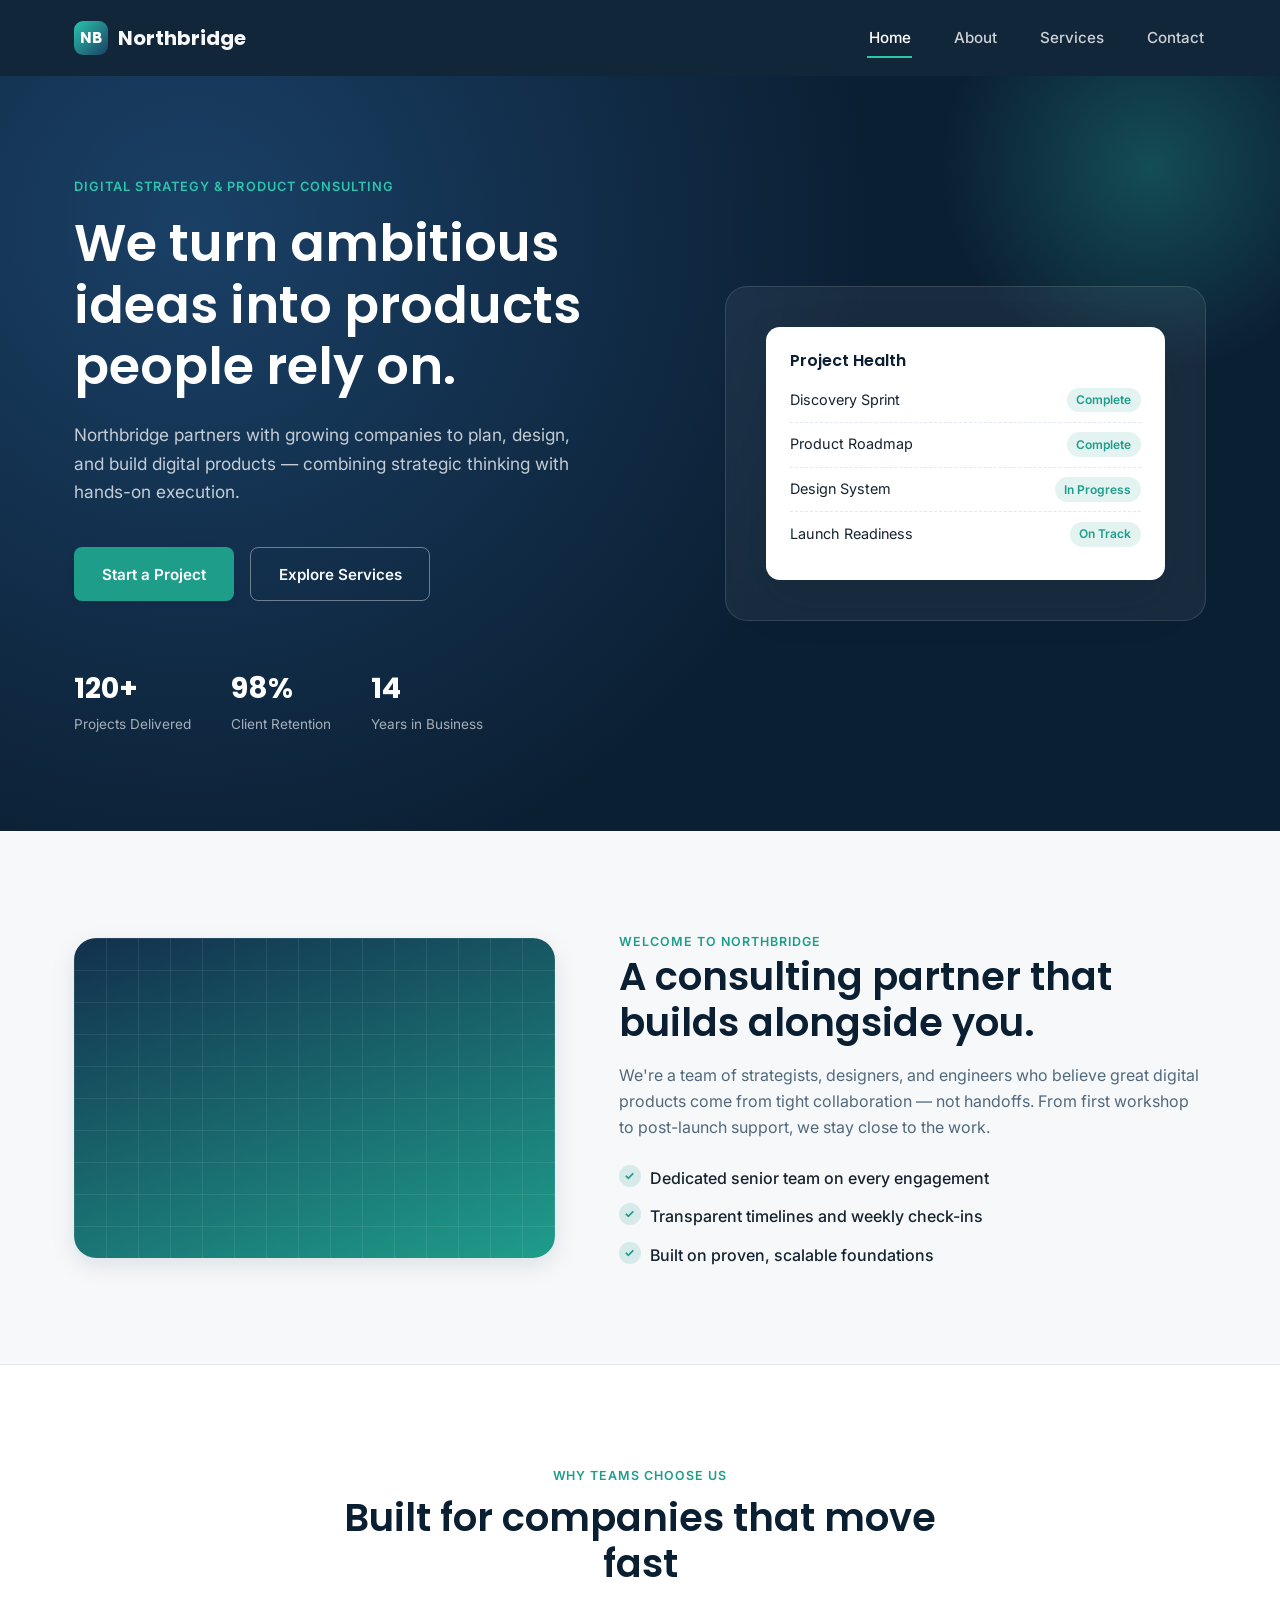
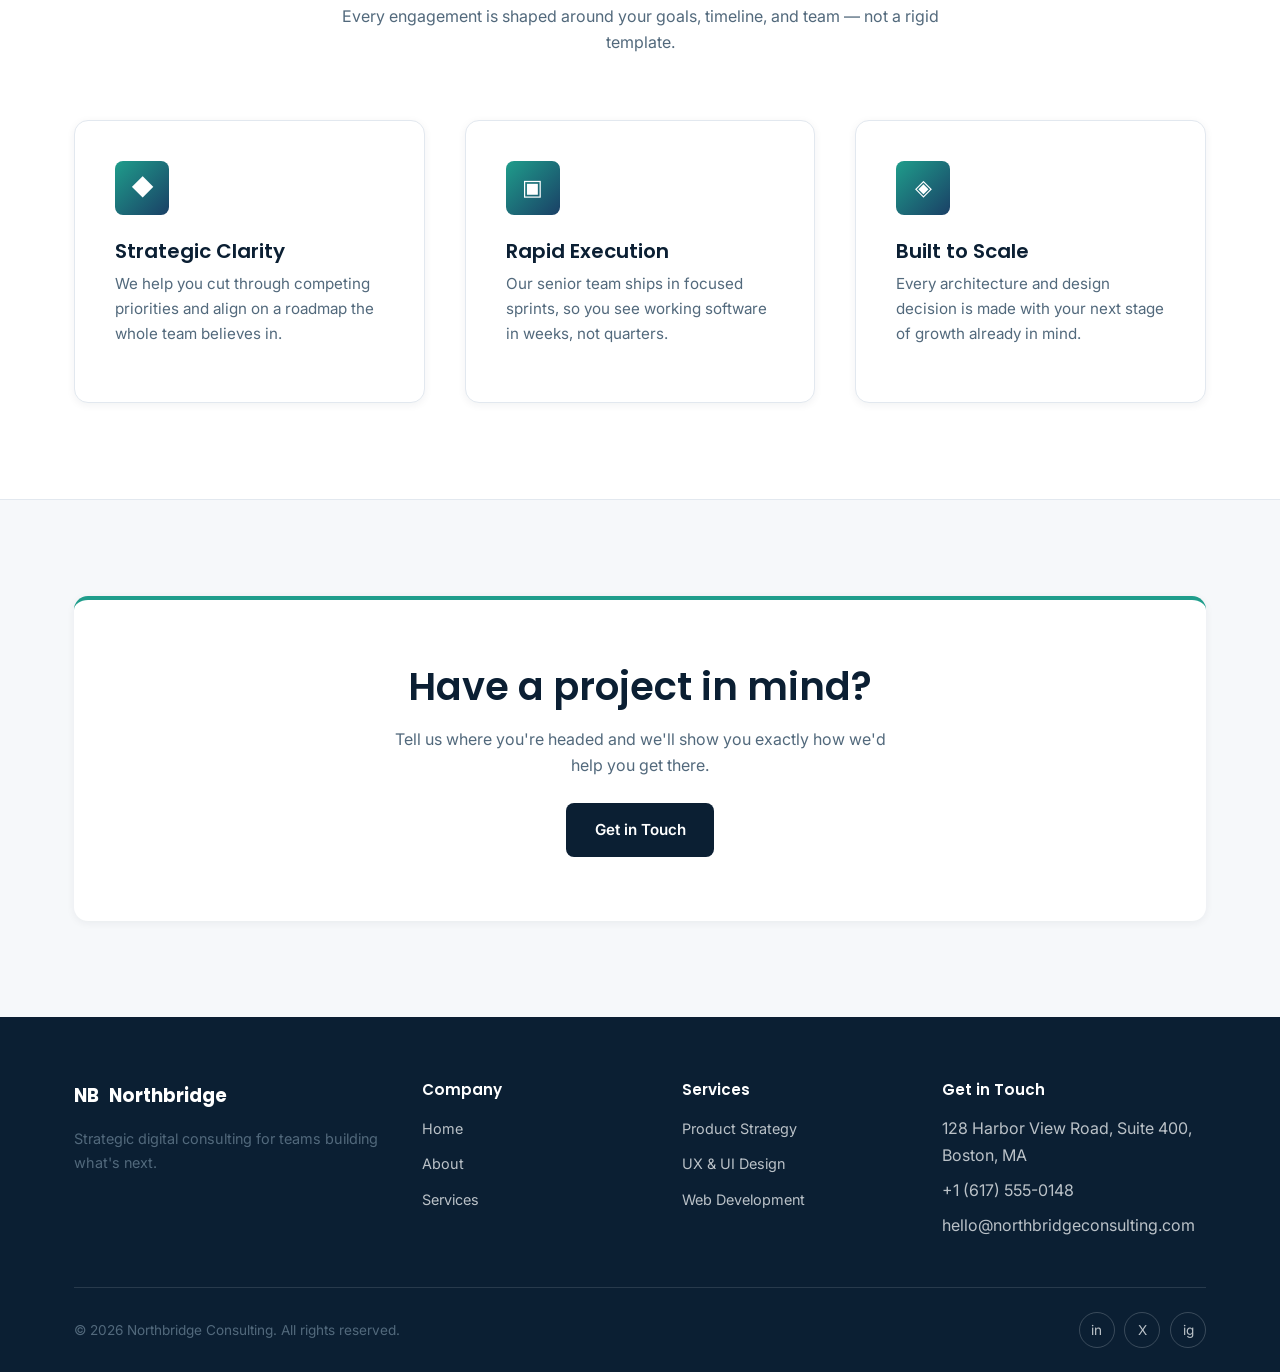
<file: index.html>
<!DOCTYPE html>
<html lang="en">
<head>
  <meta charset="UTF-8">
  <meta name="viewport" content="width=device-width, initial-scale=1.0">
  <title>Northbridge Consulting | Strategic Digital Growth</title>
  <meta name="description" content="Northbridge Consulting helps ambitious companies plan, build, and scale digital products with confidence.">
  <link rel="preconnect" href="https://fonts.googleapis.com">
  <link href="https://fonts.googleapis.com/css2?family=Poppins:wght@500;600;700&family=Inter:wght@400;500;600&display=swap" rel="stylesheet">
  <link rel="stylesheet" href="style.css">
</head>
<body>

  <!-- ===================== HEADER / NAVIGATION ===================== -->
  <header class="site-header">
    <nav class="navbar container">
      <a href="index.html" class="nav-brand">
        <span class="brand-mark">NB</span>
        Northbridge
      </a>

      <ul class="nav-links" id="nav-links">
        <li><a href="index.html">Home</a></li>
        <li><a href="about.html">About</a></li>
        <li><a href="services.html">Services</a></li>
        <li><a href="contact.html">Contact</a></li>
      </ul>

      <button class="nav-toggle" id="nav-toggle" aria-label="Toggle navigation menu" aria-expanded="false">
        <span class="bar"></span>
        <span class="bar"></span>
        <span class="bar"></span>
      </button>
    </nav>
  </header>

  <main>
    <!-- ===================== HERO BANNER ===================== -->
    <section class="hero">
      <div class="container hero-grid">
        <div class="hero-copy">
          <span class="eyebrow">Digital Strategy &amp; Product Consulting</span>
          <h1>We turn ambitious ideas into products people rely on.</h1>
          <p class="lead">Northbridge partners with growing companies to plan, design, and build digital products — combining strategic thinking with hands-on execution.</p>
          <div class="hero-actions">
            <a href="contact.html" class="btn btn-primary">Start a Project</a>
            <a href="services.html" class="btn btn-outline">Explore Services</a>
          </div>
          <div class="hero-stats">
            <div>
              <div class="stat-number">120+</div>
              <div class="stat-label">Projects Delivered</div>
            </div>
            <div>
              <div class="stat-number">98%</div>
              <div class="stat-label">Client Retention</div>
            </div>
            <div>
              <div class="stat-number">14</div>
              <div class="stat-label">Years in Business</div>
            </div>
          </div>
        </div>

        <div class="hero-visual">
          <div class="visual-card">
            <h4>Project Health</h4>
            <div class="visual-row"><span>Discovery Sprint</span><span class="tag">Complete</span></div>
            <div class="visual-row"><span>Product Roadmap</span><span class="tag">Complete</span></div>
            <div class="visual-row"><span>Design System</span><span class="tag">In Progress</span></div>
            <div class="visual-row"><span>Launch Readiness</span><span class="tag">On Track</span></div>
          </div>
        </div>
      </div>
    </section>

    <!-- ===================== WELCOME SECTION ===================== -->
    <section class="section">
      <div class="container welcome-grid">
        <div class="welcome-media">
          <div class="grid-pattern"></div>
        </div>
        <div class="welcome-content">
          <span class="eyebrow" style="color: var(--color-teal-500); font-weight:600; letter-spacing:0.08em; text-transform:uppercase; font-size:0.78rem;">Welcome to Northbridge</span>
          <h2>A consulting partner that builds alongside you.</h2>
          <p>We're a team of strategists, designers, and engineers who believe great digital products come from tight collaboration — not handoffs. From first workshop to post-launch support, we stay close to the work.</p>
          <ul class="check-list">
            <li><span class="check-icon">✓</span> Dedicated senior team on every engagement</li>
            <li><span class="check-icon">✓</span> Transparent timelines and weekly check-ins</li>
            <li><span class="check-icon">✓</span> Built on proven, scalable foundations</li>
          </ul>
        </div>
      </div>
    </section>

    <!-- ===================== FEATURES SECTION ===================== -->
    <section class="section section-alt">
      <div class="container">
        <div class="section-header">
          <span class="eyebrow">Why Teams Choose Us</span>
          <h2>Built for companies that move fast</h2>
          <p>Every engagement is shaped around your goals, timeline, and team — not a rigid template.</p>
        </div>

        <div class="card-grid">
          <div class="feature-card">
            <div class="card-icon">◆</div>
            <h3>Strategic Clarity</h3>
            <p>We help you cut through competing priorities and align on a roadmap the whole team believes in.</p>
          </div>
          <div class="feature-card">
            <div class="card-icon">▣</div>
            <h3>Rapid Execution</h3>
            <p>Our senior team ships in focused sprints, so you see working software in weeks, not quarters.</p>
          </div>
          <div class="feature-card">
            <div class="card-icon">◈</div>
            <h3>Built to Scale</h3>
            <p>Every architecture and design decision is made with your next stage of growth already in mind.</p>
          </div>
        </div>
      </div>
    </section>

    <!-- ===================== CALL TO ACTION ===================== -->
    <section class="section">
      <div class="container">
        <div class="mv-card" style="text-align:center; border-left:none; border-top:4px solid var(--color-teal-500); padding: var(--space-xl);">
          <h2 style="margin-bottom: var(--space-sm);">Have a project in mind?</h2>
          <p style="max-width:520px; margin: 0 auto var(--space-md);">Tell us where you're headed and we'll show you exactly how we'd help you get there.</p>
          <a href="contact.html" class="btn btn-dark">Get in Touch</a>
        </div>
      </div>
    </section>
  </main>

  <!-- ===================== FOOTER ===================== -->
  <footer class="site-footer">
    <div class="container">
      <div class="footer-grid">
        <div class="footer-col">
          <div class="footer-brand">
            <span class="brand-mark">NB</span>
            Northbridge
          </div>
          <p style="font-size:0.9rem;">Strategic digital consulting for teams building what's next.</p>
        </div>
        <div class="footer-col">
          <h4>Company</h4>
          <ul>
            <li><a href="index.html">Home</a></li>
            <li><a href="about.html">About</a></li>
            <li><a href="services.html">Services</a></li>
          </ul>
        </div>
        <div class="footer-col">
          <h4>Services</h4>
          <ul>
            <li><a href="services.html">Product Strategy</a></li>
            <li><a href="services.html">UX &amp; UI Design</a></li>
            <li><a href="services.html">Web Development</a></li>
          </ul>
        </div>
        <div class="footer-col">
          <h4>Get in Touch</h4>
          <ul>
            <li>128 Harbor View Road, Suite 400, Boston, MA</li>
            <li>+1 (617) 555-0148</li>
            <li>hello@northbridgeconsulting.com</li>
          </ul>
        </div>
      </div>
      <div class="footer-bottom">
        <p>&copy; 2026 Northbridge Consulting. All rights reserved.</p>
        <div class="footer-socials">
          <a href="#" aria-label="LinkedIn">in</a>
          <a href="#" aria-label="Twitter">X</a>
          <a href="#" aria-label="Instagram">ig</a>
        </div>
      </div>
    </div>
  </footer>

  <script src="script.js"></script>
</body>
</html>
</file>
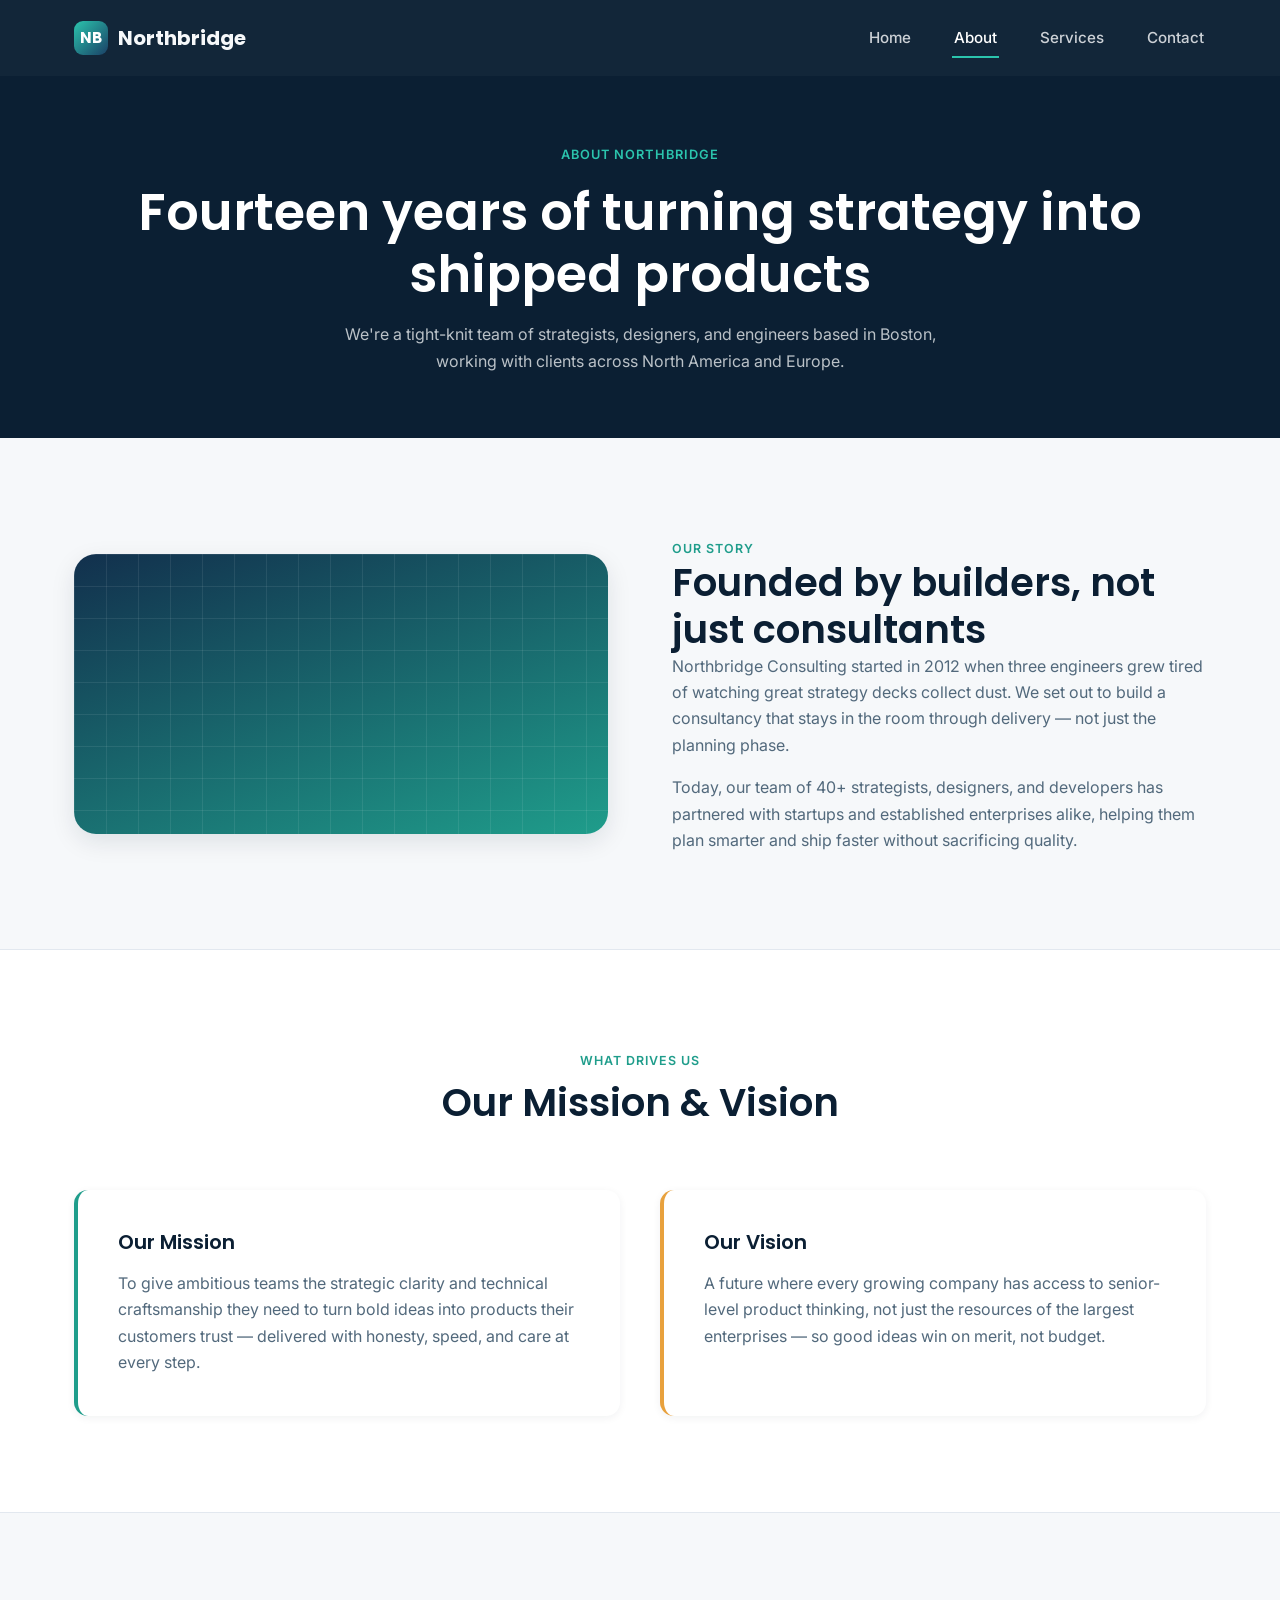
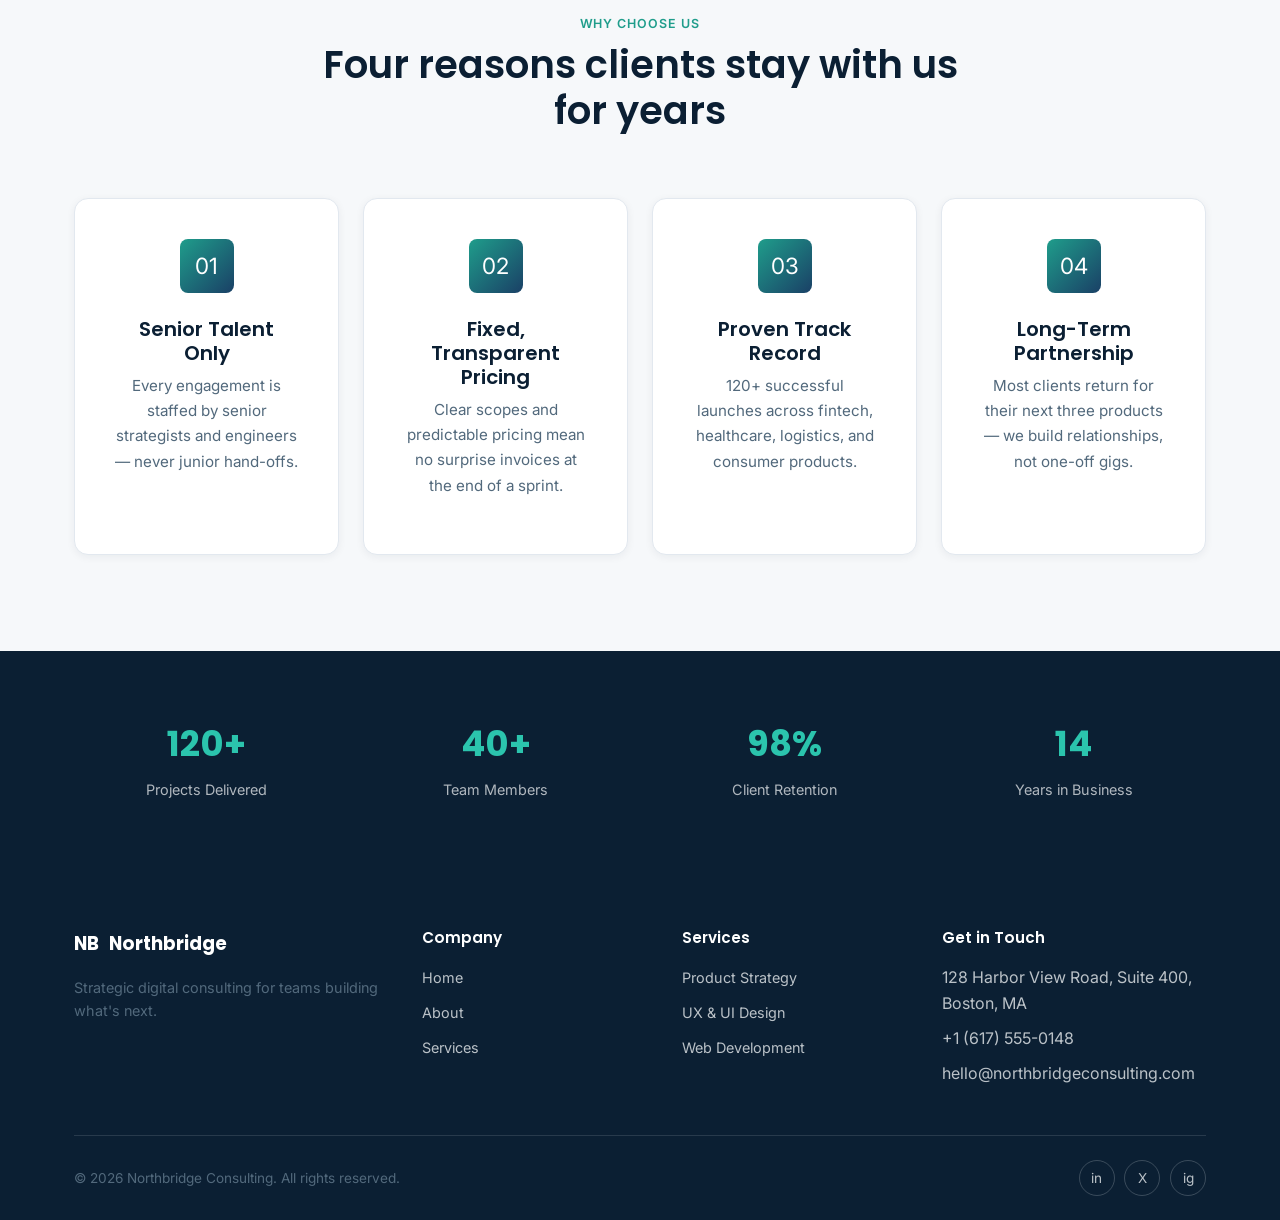
<file: about.html>
<!DOCTYPE html>
<html lang="en">
<head>
  <meta charset="UTF-8">
  <meta name="viewport" content="width=device-width, initial-scale=1.0">
  <title>About Us | Northbridge Consulting</title>
  <meta name="description" content="Learn about Northbridge Consulting's mission, vision, and the reasons companies choose to work with us.">
  <link rel="preconnect" href="https://fonts.googleapis.com">
  <link href="https://fonts.googleapis.com/css2?family=Poppins:wght@500;600;700&family=Inter:wght@400;500;600&display=swap" rel="stylesheet">
  <link rel="stylesheet" href="style.css">
</head>
<body>

  <!-- ===================== HEADER / NAVIGATION ===================== -->
  <header class="site-header">
    <nav class="navbar container">
      <a href="index.html" class="nav-brand">
        <span class="brand-mark">NB</span>
        Northbridge
      </a>

      <ul class="nav-links" id="nav-links">
        <li><a href="index.html">Home</a></li>
        <li><a href="about.html">About</a></li>
        <li><a href="services.html">Services</a></li>
        <li><a href="contact.html">Contact</a></li>
      </ul>

      <button class="nav-toggle" id="nav-toggle" aria-label="Toggle navigation menu" aria-expanded="false">
        <span class="bar"></span>
        <span class="bar"></span>
        <span class="bar"></span>
      </button>
    </nav>
  </header>

  <main>
    <!-- ===================== ABOUT HERO ===================== -->
    <section class="about-hero">
      <div class="container">
        <span class="eyebrow">About Northbridge</span>
        <h1>Fourteen years of turning strategy into shipped products</h1>
        <p>We're a tight-knit team of strategists, designers, and engineers based in Boston, working with clients across North America and Europe.</p>
      </div>
    </section>

    <!-- ===================== COMPANY INTRODUCTION ===================== -->
    <section class="section">
      <div class="container intro-grid">
        <div class="welcome-media" style="min-height:280px;">
          <div class="grid-pattern"></div>
        </div>
        <div>
          <span class="eyebrow" style="color: var(--color-teal-500); font-weight:600; letter-spacing:0.08em; text-transform:uppercase; font-size:0.78rem;">Our Story</span>
          <h2>Founded by builders, not just consultants</h2>
          <p>Northbridge Consulting started in 2012 when three engineers grew tired of watching great strategy decks collect dust. We set out to build a consultancy that stays in the room through delivery — not just the planning phase.</p>
          <p style="margin-top: var(--space-sm);">Today, our team of 40+ strategists, designers, and developers has partnered with startups and established enterprises alike, helping them plan smarter and ship faster without sacrificing quality.</p>
        </div>
      </div>
    </section>

    <!-- ===================== MISSION & VISION ===================== -->
    <section class="section section-alt">
      <div class="container">
        <div class="section-header">
          <span class="eyebrow">What Drives Us</span>
          <h2>Our Mission &amp; Vision</h2>
        </div>
        <div class="mv-grid">
          <div class="mv-card mission">
            <h3>Our Mission</h3>
            <p>To give ambitious teams the strategic clarity and technical craftsmanship they need to turn bold ideas into products their customers trust — delivered with honesty, speed, and care at every step.</p>
          </div>
          <div class="mv-card vision">
            <h3>Our Vision</h3>
            <p>A future where every growing company has access to senior-level product thinking, not just the resources of the largest enterprises — so good ideas win on merit, not budget.</p>
          </div>
        </div>
      </div>
    </section>

    <!-- ===================== WHY CHOOSE US ===================== -->
    <section class="section">
      <div class="container">
        <div class="section-header">
          <span class="eyebrow">Why Choose Us</span>
          <h2>Four reasons clients stay with us for years</h2>
        </div>
        <div class="reasons-grid">
          <div class="reason-card">
            <div class="card-icon">01</div>
            <h3>Senior Talent Only</h3>
            <p>Every engagement is staffed by senior strategists and engineers — never junior hand-offs.</p>
          </div>
          <div class="reason-card">
            <div class="card-icon">02</div>
            <h3>Fixed, Transparent Pricing</h3>
            <p>Clear scopes and predictable pricing mean no surprise invoices at the end of a sprint.</p>
          </div>
          <div class="reason-card">
            <div class="card-icon">03</div>
            <h3>Proven Track Record</h3>
            <p>120+ successful launches across fintech, healthcare, logistics, and consumer products.</p>
          </div>
          <div class="reason-card">
            <div class="card-icon">04</div>
            <h3>Long-Term Partnership</h3>
            <p>Most clients return for their next three products — we build relationships, not one-off gigs.</p>
          </div>
        </div>
      </div>
    </section>

    <!-- ===================== STATS STRIP ===================== -->
    <section class="stats-strip">
      <div class="container stats-row">
        <div>
          <div class="stat-number">120+</div>
          <div class="stat-label">Projects Delivered</div>
        </div>
        <div>
          <div class="stat-number">40+</div>
          <div class="stat-label">Team Members</div>
        </div>
        <div>
          <div class="stat-number">98%</div>
          <div class="stat-label">Client Retention</div>
        </div>
        <div>
          <div class="stat-number">14</div>
          <div class="stat-label">Years in Business</div>
        </div>
      </div>
    </section>
  </main>

  <!-- ===================== FOOTER ===================== -->
  <footer class="site-footer">
    <div class="container">
      <div class="footer-grid">
        <div class="footer-col">
          <div class="footer-brand">
            <span class="brand-mark">NB</span>
            Northbridge
          </div>
          <p style="font-size:0.9rem;">Strategic digital consulting for teams building what's next.</p>
        </div>
        <div class="footer-col">
          <h4>Company</h4>
          <ul>
            <li><a href="index.html">Home</a></li>
            <li><a href="about.html">About</a></li>
            <li><a href="services.html">Services</a></li>
          </ul>
        </div>
        <div class="footer-col">
          <h4>Services</h4>
          <ul>
            <li><a href="services.html">Product Strategy</a></li>
            <li><a href="services.html">UX &amp; UI Design</a></li>
            <li><a href="services.html">Web Development</a></li>
          </ul>
        </div>
        <div class="footer-col">
          <h4>Get in Touch</h4>
          <ul>
            <li>128 Harbor View Road, Suite 400, Boston, MA</li>
            <li>+1 (617) 555-0148</li>
            <li>hello@northbridgeconsulting.com</li>
          </ul>
        </div>
      </div>
      <div class="footer-bottom">
        <p>&copy; 2026 Northbridge Consulting. All rights reserved.</p>
        <div class="footer-socials">
          <a href="#" aria-label="LinkedIn">in</a>
          <a href="#" aria-label="Twitter">X</a>
          <a href="#" aria-label="Instagram">ig</a>
        </div>
      </div>
    </div>
  </footer>

  <script src="script.js"></script>
</body>
</html>
</file>
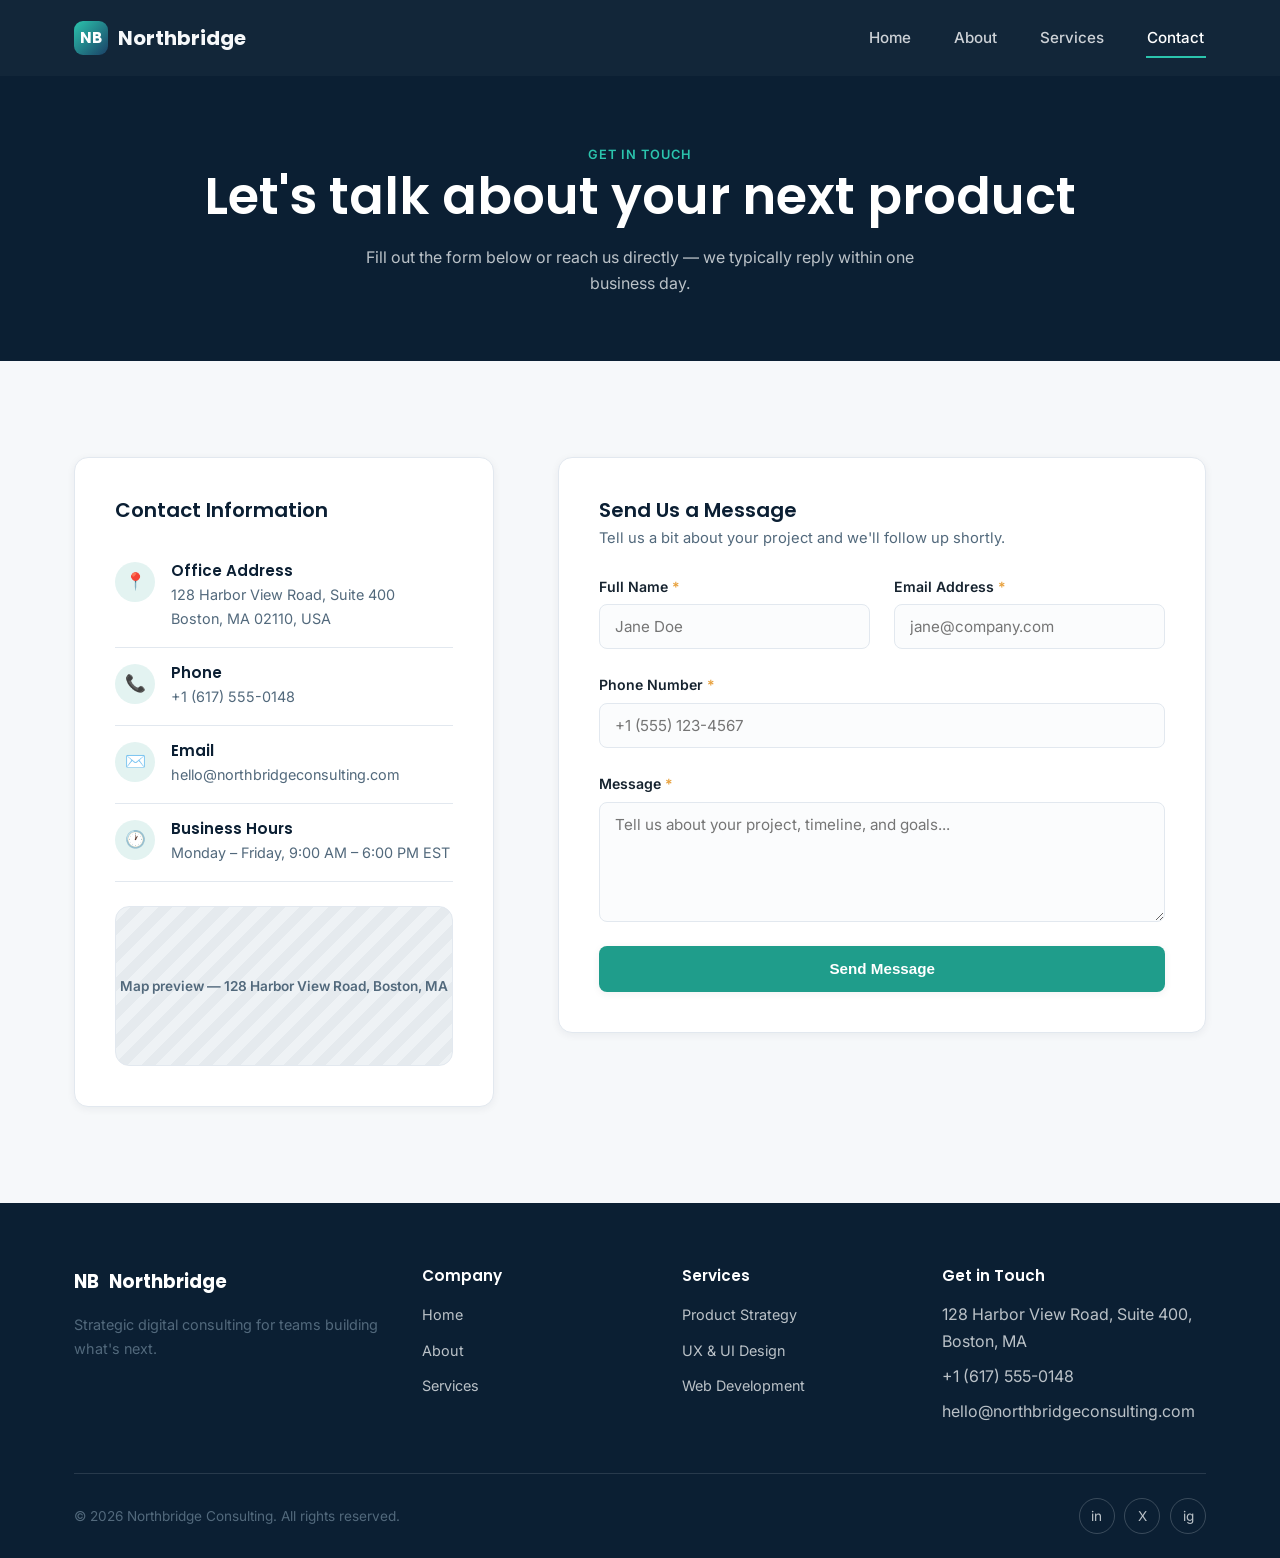
<file: contact.html>
<!DOCTYPE html>
<html lang="en">
<head>
  <meta charset="UTF-8">
  <meta name="viewport" content="width=device-width, initial-scale=1.0">
  <title>Contact Us | Northbridge Consulting</title>
  <meta name="description" content="Get in touch with Northbridge Consulting to start your next digital product.">
  <link rel="preconnect" href="https://fonts.googleapis.com">
  <link href="https://fonts.googleapis.com/css2?family=Poppins:wght@500;600;700&family=Inter:wght@400;500;600&display=swap" rel="stylesheet">
  <link rel="stylesheet" href="style.css">
</head>
<body>

  <!-- ===================== HEADER / NAVIGATION ===================== -->
  <header class="site-header">
    <nav class="navbar container">
      <a href="index.html" class="nav-brand">
        <span class="brand-mark">NB</span>
        Northbridge
      </a>

      <ul class="nav-links" id="nav-links">
        <li><a href="index.html">Home</a></li>
        <li><a href="about.html">About</a></li>
        <li><a href="services.html">Services</a></li>
        <li><a href="contact.html">Contact</a></li>
      </ul>

      <button class="nav-toggle" id="nav-toggle" aria-label="Toggle navigation menu" aria-expanded="false">
        <span class="bar"></span>
        <span class="bar"></span>
        <span class="bar"></span>
      </button>
    </nav>
  </header>

  <main>
    <!-- ===================== CONTACT HERO ===================== -->
    <section class="contact-hero">
      <div class="container">
        <span class="eyebrow">Get In Touch</span>
        <h1>Let's talk about your next product</h1>
        <p>Fill out the form below or reach us directly — we typically reply within one business day.</p>
      </div>
    </section>

    <!-- ===================== CONTACT GRID ===================== -->
    <section class="section">
      <div class="container contact-grid">

        <!-- Contact info -->
        <div class="contact-info-card">
          <h3>Contact Information</h3>

          <div class="info-item">
            <div class="info-icon">📍</div>
            <div>
              <h4>Office Address</h4>
              <p>128 Harbor View Road, Suite 400<br>Boston, MA 02110, USA</p>
            </div>
          </div>

          <div class="info-item">
            <div class="info-icon">📞</div>
            <div>
              <h4>Phone</h4>
              <p>+1 (617) 555-0148</p>
            </div>
          </div>

          <div class="info-item">
            <div class="info-icon">✉️</div>
            <div>
              <h4>Email</h4>
              <p>hello@northbridgeconsulting.com</p>
            </div>
          </div>

          <div class="info-item">
            <div class="info-icon">🕐</div>
            <div>
              <h4>Business Hours</h4>
              <p>Monday – Friday, 9:00 AM – 6:00 PM EST</p>
            </div>
          </div>

          <div class="map-placeholder">Map preview — 128 Harbor View Road, Boston, MA</div>
        </div>

        <!-- Contact form -->
        <div class="contact-form-card">
          <h3>Send Us a Message</h3>
          <p>Tell us a bit about your project and we'll follow up shortly.</p>

          <div class="form-success" id="form-success" role="status" aria-live="polite"></div>

          <form id="contact-form" novalidate>
            <div class="form-row">
              <div class="form-group">
                <label for="fullName">Full Name <span class="required-dot">*</span></label>
                <input type="text" id="fullName" name="fullName" placeholder="Jane Doe" autocomplete="name">
                <span class="error-message" id="fullName-error"></span>
              </div>

              <div class="form-group">
                <label for="email">Email Address <span class="required-dot">*</span></label>
                <input type="email" id="email" name="email" placeholder="jane@company.com" autocomplete="email">
                <span class="error-message" id="email-error"></span>
              </div>
            </div>

            <div class="form-group">
              <label for="phone">Phone Number <span class="required-dot">*</span></label>
              <input type="tel" id="phone" name="phone" placeholder="+1 (555) 123-4567" autocomplete="tel">
              <span class="error-message" id="phone-error"></span>
            </div>

            <div class="form-group">
              <label for="message">Message <span class="required-dot">*</span></label>
              <textarea id="message" name="message" placeholder="Tell us about your project, timeline, and goals..."></textarea>
              <span class="error-message" id="message-error"></span>
            </div>

            <button type="submit" class="btn btn-primary btn-block">Send Message</button>
          </form>
        </div>

      </div>
    </section>
  </main>

  <!-- ===================== FOOTER ===================== -->
  <footer class="site-footer">
    <div class="container">
      <div class="footer-grid">
        <div class="footer-col">
          <div class="footer-brand">
            <span class="brand-mark">NB</span>
            Northbridge
          </div>
          <p style="font-size:0.9rem;">Strategic digital consulting for teams building what's next.</p>
        </div>
        <div class="footer-col">
          <h4>Company</h4>
          <ul>
            <li><a href="index.html">Home</a></li>
            <li><a href="about.html">About</a></li>
            <li><a href="services.html">Services</a></li>
          </ul>
        </div>
        <div class="footer-col">
          <h4>Services</h4>
          <ul>
            <li><a href="services.html">Product Strategy</a></li>
            <li><a href="services.html">UX &amp; UI Design</a></li>
            <li><a href="services.html">Web Development</a></li>
          </ul>
        </div>
        <div class="footer-col">
          <h4>Get in Touch</h4>
          <ul>
            <li>128 Harbor View Road, Suite 400, Boston, MA</li>
            <li>+1 (617) 555-0148</li>
            <li>hello@northbridgeconsulting.com</li>
          </ul>
        </div>
      </div>
      <div class="footer-bottom">
        <p>&copy; 2026 Northbridge Consulting. All rights reserved.</p>
        <div class="footer-socials">
          <a href="#" aria-label="LinkedIn">in</a>
          <a href="#" aria-label="Twitter">X</a>
          <a href="#" aria-label="Instagram">ig</a>
        </div>
      </div>
    </div>
  </footer>

  <script src="script.js"></script>
</body>
</html>
</file>
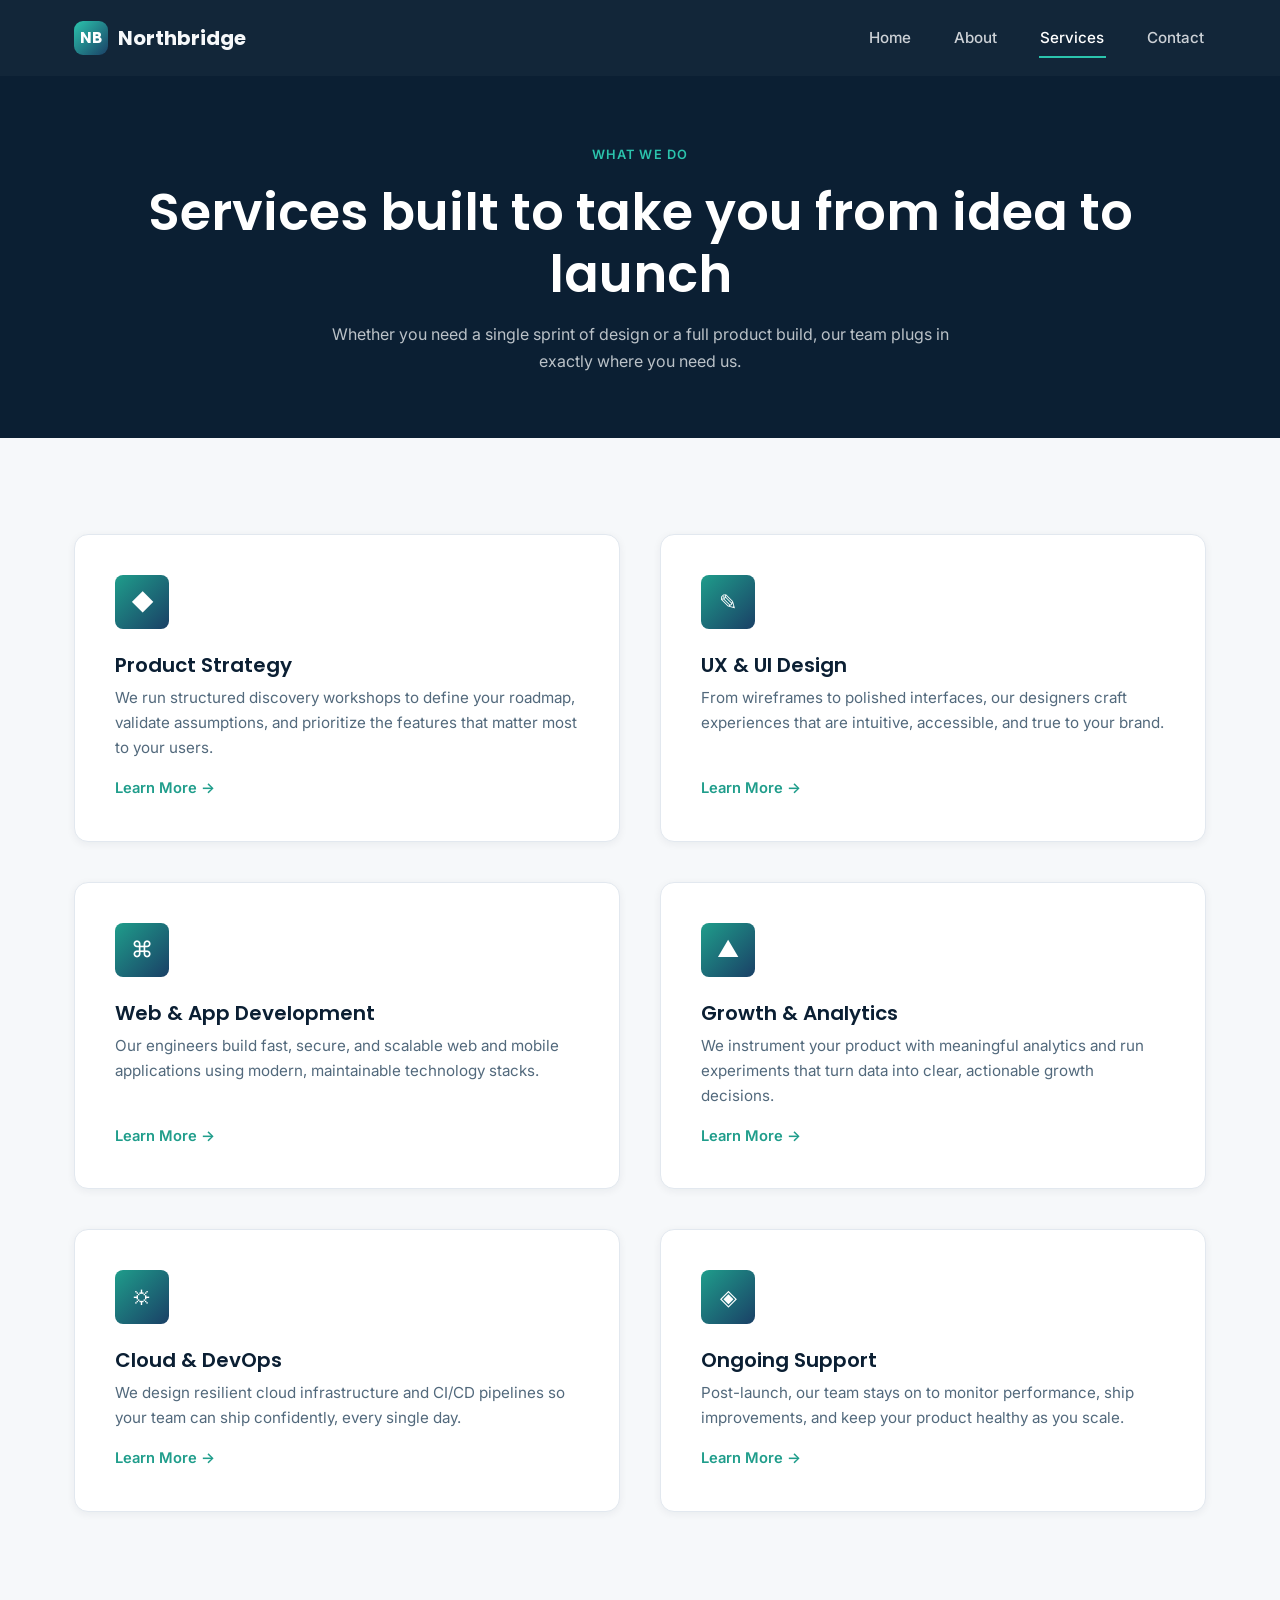
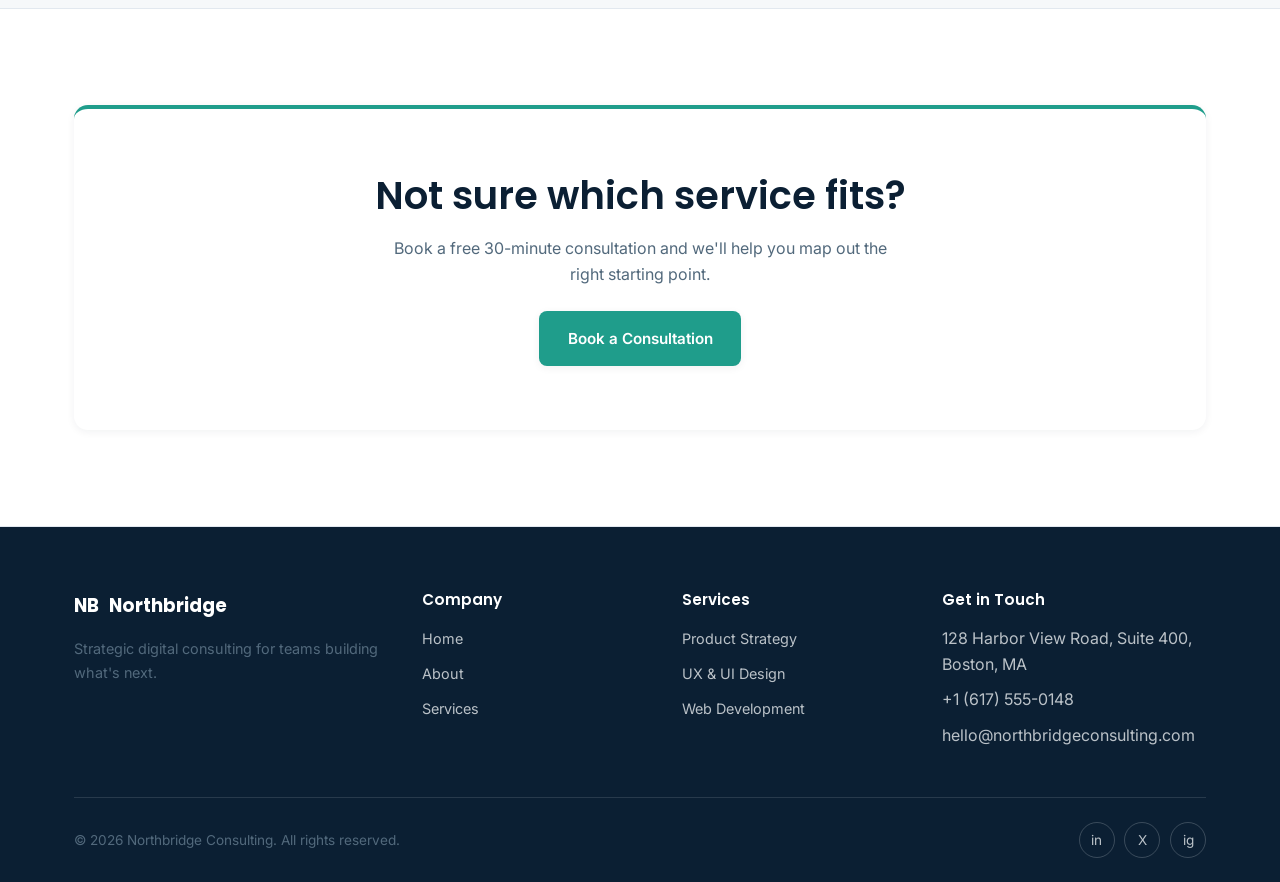
<file: services.html>
<!DOCTYPE html>
<html lang="en">
<head>
  <meta charset="UTF-8">
  <meta name="viewport" content="width=device-width, initial-scale=1.0">
  <title>Services | Northbridge Consulting</title>
  <meta name="description" content="Explore Northbridge Consulting's core services: product strategy, UX/UI design, web development, and growth marketing.">
  <link rel="preconnect" href="https://fonts.googleapis.com">
  <link href="https://fonts.googleapis.com/css2?family=Poppins:wght@500;600;700&family=Inter:wght@400;500;600&display=swap" rel="stylesheet">
  <link rel="stylesheet" href="style.css">
</head>
<body>

  <!-- ===================== HEADER / NAVIGATION ===================== -->
  <header class="site-header">
    <nav class="navbar container">
      <a href="index.html" class="nav-brand">
        <span class="brand-mark">NB</span>
        Northbridge
      </a>

      <ul class="nav-links" id="nav-links">
        <li><a href="index.html">Home</a></li>
        <li><a href="about.html">About</a></li>
        <li><a href="services.html">Services</a></li>
        <li><a href="contact.html">Contact</a></li>
      </ul>

      <button class="nav-toggle" id="nav-toggle" aria-label="Toggle navigation menu" aria-expanded="false">
        <span class="bar"></span>
        <span class="bar"></span>
        <span class="bar"></span>
      </button>
    </nav>
  </header>

  <main>
    <!-- ===================== SERVICES HERO ===================== -->
    <section class="about-hero">
      <div class="container">
        <span class="eyebrow">What We Do</span>
        <h1>Services built to take you from idea to launch</h1>
        <p>Whether you need a single sprint of design or a full product build, our team plugs in exactly where you need us.</p>
      </div>
    </section>

    <!-- ===================== SERVICES GRID ===================== -->
    <section class="section">
      <div class="container">
        <div class="services-grid">

          <div class="service-card">
            <div class="card-icon">◆</div>
            <h3>Product Strategy</h3>
            <p>We run structured discovery workshops to define your roadmap, validate assumptions, and prioritize the features that matter most to your users.</p>
            <a href="#" class="service-link">Learn More →</a>
          </div>

          <div class="service-card">
            <div class="card-icon">✎</div>
            <h3>UX &amp; UI Design</h3>
            <p>From wireframes to polished interfaces, our designers craft experiences that are intuitive, accessible, and true to your brand.</p>
            <a href="#" class="service-link">Learn More →</a>
          </div>

          <div class="service-card">
            <div class="card-icon">⌘</div>
            <h3>Web &amp; App Development</h3>
            <p>Our engineers build fast, secure, and scalable web and mobile applications using modern, maintainable technology stacks.</p>
            <a href="#" class="service-link">Learn More →</a>
          </div>

          <div class="service-card">
            <div class="card-icon">▲</div>
            <h3>Growth &amp; Analytics</h3>
            <p>We instrument your product with meaningful analytics and run experiments that turn data into clear, actionable growth decisions.</p>
            <a href="#" class="service-link">Learn More →</a>
          </div>

          <div class="service-card">
            <div class="card-icon">⛭</div>
            <h3>Cloud &amp; DevOps</h3>
            <p>We design resilient cloud infrastructure and CI/CD pipelines so your team can ship confidently, every single day.</p>
            <a href="#" class="service-link">Learn More →</a>
          </div>

          <div class="service-card">
            <div class="card-icon">◈</div>
            <h3>Ongoing Support</h3>
            <p>Post-launch, our team stays on to monitor performance, ship improvements, and keep your product healthy as you scale.</p>
            <a href="#" class="service-link">Learn More →</a>
          </div>

        </div>
      </div>
    </section>

    <!-- ===================== PROCESS CTA ===================== -->
    <section class="section section-alt">
      <div class="container">
        <div class="mv-card" style="text-align:center; border-left:none; border-top:4px solid var(--color-teal-500); padding: var(--space-xl);">
          <h2 style="margin-bottom: var(--space-sm);">Not sure which service fits?</h2>
          <p style="max-width:520px; margin: 0 auto var(--space-md);">Book a free 30-minute consultation and we'll help you map out the right starting point.</p>
          <a href="contact.html" class="btn btn-primary">Book a Consultation</a>
        </div>
      </div>
    </section>
  </main>

  <!-- ===================== FOOTER ===================== -->
  <footer class="site-footer">
    <div class="container">
      <div class="footer-grid">
        <div class="footer-col">
          <div class="footer-brand">
            <span class="brand-mark">NB</span>
            Northbridge
          </div>
          <p style="font-size:0.9rem;">Strategic digital consulting for teams building what's next.</p>
        </div>
        <div class="footer-col">
          <h4>Company</h4>
          <ul>
            <li><a href="index.html">Home</a></li>
            <li><a href="about.html">About</a></li>
            <li><a href="services.html">Services</a></li>
          </ul>
        </div>
        <div class="footer-col">
          <h4>Services</h4>
          <ul>
            <li><a href="services.html">Product Strategy</a></li>
            <li><a href="services.html">UX &amp; UI Design</a></li>
            <li><a href="services.html">Web Development</a></li>
          </ul>
        </div>
        <div class="footer-col">
          <h4>Get in Touch</h4>
          <ul>
            <li>128 Harbor View Road, Suite 400, Boston, MA</li>
            <li>+1 (617) 555-0148</li>
            <li>hello@northbridgeconsulting.com</li>
          </ul>
        </div>
      </div>
      <div class="footer-bottom">
        <p>&copy; 2026 Northbridge Consulting. All rights reserved.</p>
        <div class="footer-socials">
          <a href="#" aria-label="LinkedIn">in</a>
          <a href="#" aria-label="Twitter">X</a>
          <a href="#" aria-label="Instagram">ig</a>
        </div>
      </div>
    </div>
  </footer>

  <script src="script.js"></script>
</body>
</html>
</file>
<file: style.css>
/* =========================================================
   NORTHBRIDGE CONSULTING — STYLESHEET
   Table of contents:
   1. Design tokens (CSS variables)
   2. Reset & base
   3. Layout helpers
   4. Navigation bar
   5. Buttons
   6. Hero banner
   7. Welcome / intro section
   8. Feature & service cards
   9. About page sections
   10. Contact page (form + info)
   11. Footer
   12. Responsive breakpoints
   ========================================================= */

/* ---------- 1. DESIGN TOKENS ---------- */
:root {
  /* Color palette */
  --color-navy-900: #0b1f33;
  --color-navy-800: #12304d;
  --color-navy-700: #1a4066;
  --color-teal-500: #1f9d8b;
  --color-teal-400: #2bc4ad;
  --color-amber-500: #e8a13d;
  --color-bg: #f6f8fa;
  --color-surface: #ffffff;
  --color-border: #e2e8ef;
  --color-text-primary: #16232f;
  --color-text-secondary: #52697c;
  --color-text-inverse: #f6f8fa;

  /* Typography */
  --font-display: 'Poppins', 'Segoe UI', sans-serif;
  --font-body: 'Inter', 'Segoe UI', sans-serif;

  /* Spacing scale */
  --space-xs: 0.5rem;
  --space-sm: 1rem;
  --space-md: 1.5rem;
  --space-lg: 2.5rem;
  --space-xl: 4rem;
  --space-2xl: 6rem;

  /* Radius & shadow */
  --radius-sm: 8px;
  --radius-md: 14px;
  --radius-lg: 22px;
  --shadow-sm: 0 2px 8px rgba(11, 31, 51, 0.06);
  --shadow-md: 0 8px 24px rgba(11, 31, 51, 0.10);
  --shadow-lg: 0 20px 48px rgba(11, 31, 51, 0.16);

  /* Transitions */
  --transition-fast: 0.2s ease;
  --transition-med: 0.35s cubic-bezier(0.22, 1, 0.36, 1);

  /* Layout */
  --max-width: 1180px;
  --nav-height: 76px;
}

/* ---------- 2. RESET & BASE ---------- */
* {
  box-sizing: border-box;
  margin: 0;
  padding: 0;
}

html {
  scroll-behavior: smooth;
}

body {
  font-family: var(--font-body);
  color: var(--color-text-primary);
  background-color: var(--color-bg);
  line-height: 1.65;
  -webkit-font-smoothing: antialiased;
}

img {
  max-width: 100%;
  display: block;
}

a {
  text-decoration: none;
  color: inherit;
}

ul {
  list-style: none;
}

h1, h2, h3, h4 {
  font-family: var(--font-display);
  font-weight: 600;
  line-height: 1.2;
  color: var(--color-navy-900);
}

h1 { font-size: clamp(2.2rem, 4vw, 3.4rem); }
h2 { font-size: clamp(1.8rem, 3vw, 2.4rem); }
h3 { font-size: 1.25rem; }

p { color: var(--color-text-secondary); }

/* Visible keyboard focus for accessibility */
a:focus-visible,
button:focus-visible,
input:focus-visible,
textarea:focus-visible {
  outline: 3px solid var(--color-teal-400);
  outline-offset: 2px;
}

/* ---------- 3. LAYOUT HELPERS ---------- */
.container {
  width: 100%;
  max-width: var(--max-width);
  margin: 0 auto;
  padding: 0 var(--space-md);
}

.section {
  padding: var(--space-2xl) 0;
}

.section-header {
  text-align: center;
  max-width: 640px;
  margin: 0 auto var(--space-xl);
}

.section-header .eyebrow {
  display: inline-block;
  color: var(--color-teal-500);
  font-weight: 600;
  letter-spacing: 0.08em;
  text-transform: uppercase;
  font-size: 0.78rem;
  margin-bottom: var(--space-xs);
}

.section-header p {
  margin-top: var(--space-sm);
}

.section-alt {
  background-color: var(--color-surface);
  border-top: 1px solid var(--color-border);
  border-bottom: 1px solid var(--color-border);
}

/* ---------- 4. NAVIGATION BAR ---------- */
.site-header {
  position: sticky;
  top: 0;
  z-index: 1000;
  background-color: rgba(11, 31, 51, 0.97);
  backdrop-filter: blur(6px);
  height: var(--nav-height);
}

.navbar {
  height: var(--nav-height);
  display: flex;
  align-items: center;
  justify-content: space-between;
}

.nav-brand {
  display: flex;
  align-items: center;
  gap: 0.6rem;
  font-family: var(--font-display);
  font-weight: 700;
  font-size: 1.25rem;
  color: var(--color-text-inverse);
}

.nav-brand .brand-mark {
  width: 34px;
  height: 34px;
  border-radius: 9px;
  background: linear-gradient(135deg, var(--color-teal-400), var(--color-navy-700));
  display: flex;
  align-items: center;
  justify-content: center;
  color: #fff;
  font-weight: 700;
  font-size: 0.95rem;
}

.nav-links {
  display: flex;
  align-items: center;
  gap: var(--space-lg);
}

.nav-links a {
  color: rgba(246, 248, 250, 0.82);
  font-weight: 500;
  font-size: 0.95rem;
  position: relative;
  padding: 0.4rem 0.1rem;
  transition: color var(--transition-fast);
}

.nav-links a::after {
  content: '';
  position: absolute;
  left: 0;
  bottom: -4px;
  width: 0%;
  height: 2px;
  background-color: var(--color-teal-400);
  transition: width var(--transition-med);
}

.nav-links a:hover {
  color: #ffffff;
}

.nav-links a:hover::after {
  width: 100%;
}

.nav-links a.active {
  color: #ffffff;
}

.nav-links a.active::after {
  width: 100%;
}

.nav-toggle {
  display: none;
  flex-direction: column;
  gap: 5px;
  background: none;
  border: none;
  cursor: pointer;
  padding: 8px;
}

.nav-toggle .bar {
  width: 26px;
  height: 2px;
  background-color: #fff;
  border-radius: 2px;
  transition: transform var(--transition-fast), opacity var(--transition-fast);
}

.nav-toggle.open .bar:nth-child(1) {
  transform: translateY(7px) rotate(45deg);
}
.nav-toggle.open .bar:nth-child(2) {
  opacity: 0;
}
.nav-toggle.open .bar:nth-child(3) {
  transform: translateY(-7px) rotate(-45deg);
}

/* ---------- 5. BUTTONS ---------- */
.btn {
  display: inline-flex;
  align-items: center;
  justify-content: center;
  gap: 0.5rem;
  padding: 0.85rem 1.7rem;
  border-radius: var(--radius-sm);
  font-weight: 600;
  font-size: 0.95rem;
  border: 1px solid transparent;
  cursor: pointer;
  transition: transform var(--transition-fast), box-shadow var(--transition-fast), background-color var(--transition-fast), color var(--transition-fast);
}

.btn-primary {
  background-color: var(--color-teal-500);
  color: #fff;
  box-shadow: var(--shadow-sm);
}

.btn-primary:hover {
  background-color: var(--color-teal-400);
  transform: translateY(-2px);
  box-shadow: var(--shadow-md);
}

.btn-outline {
  background-color: transparent;
  border-color: rgba(246, 248, 250, 0.4);
  color: var(--color-text-inverse);
}

.btn-outline:hover {
  border-color: #fff;
  background-color: rgba(255, 255, 255, 0.08);
  transform: translateY(-2px);
}

.btn-dark {
  background-color: var(--color-navy-900);
  color: #fff;
}

.btn-dark:hover {
  background-color: var(--color-navy-700);
  transform: translateY(-2px);
  box-shadow: var(--shadow-md);
}

.btn-block {
  width: 100%;
}

/* ---------- 6. HERO BANNER ---------- */
.hero {
  background: radial-gradient(circle at 15% 20%, var(--color-navy-700) 0%, var(--color-navy-900) 55%);
  color: var(--color-text-inverse);
  padding: var(--space-2xl) 0;
  position: relative;
  overflow: hidden;
}

.hero::before {
  content: '';
  position: absolute;
  width: 420px;
  height: 420px;
  border-radius: 50%;
  background: radial-gradient(circle, rgba(43, 196, 173, 0.28), transparent 70%);
  top: -120px;
  right: -80px;
}

.hero-grid {
  display: grid;
  grid-template-columns: 1.1fr 0.9fr;
  gap: var(--space-xl);
  align-items: center;
  position: relative;
  z-index: 1;
}

.hero .eyebrow {
  color: var(--color-teal-400);
  font-weight: 600;
  letter-spacing: 0.08em;
  text-transform: uppercase;
  font-size: 0.8rem;
  margin-bottom: var(--space-sm);
  display: inline-block;
}

.hero h1 {
  color: #fff;
  margin-bottom: var(--space-md);
}

.hero p.lead {
  color: rgba(246, 248, 250, 0.78);
  font-size: 1.08rem;
  max-width: 520px;
  margin-bottom: var(--space-lg);
}

.hero-actions {
  display: flex;
  gap: var(--space-sm);
  flex-wrap: wrap;
}

.hero-stats {
  display: flex;
  gap: var(--space-lg);
  margin-top: var(--space-xl);
  flex-wrap: wrap;
}

.hero-stats .stat-number {
  font-family: var(--font-display);
  font-size: 1.8rem;
  font-weight: 700;
  color: #fff;
}

.hero-stats .stat-label {
  font-size: 0.85rem;
  color: rgba(246, 248, 250, 0.65);
}

.hero-visual {
  background: rgba(255, 255, 255, 0.06);
  border: 1px solid rgba(255, 255, 255, 0.12);
  border-radius: var(--radius-lg);
  padding: var(--space-lg);
  backdrop-filter: blur(4px);
}

.hero-visual .visual-card {
  background-color: var(--color-surface);
  border-radius: var(--radius-md);
  padding: var(--space-md);
  box-shadow: var(--shadow-lg);
  color: var(--color-text-primary);
}

.hero-visual .visual-card h4 {
  font-family: var(--font-display);
  margin-bottom: var(--space-xs);
}

.hero-visual .visual-row {
  display: flex;
  justify-content: space-between;
  padding: 0.6rem 0;
  border-bottom: 1px dashed var(--color-border);
  font-size: 0.9rem;
}

.hero-visual .visual-row:last-child {
  border-bottom: none;
}

.hero-visual .visual-row .tag {
  background-color: rgba(31, 157, 139, 0.12);
  color: var(--color-teal-500);
  padding: 0.15rem 0.6rem;
  border-radius: 20px;
  font-weight: 600;
  font-size: 0.75rem;
}

/* ---------- 7. WELCOME / INTRO SECTION ---------- */
.welcome-grid {
  display: grid;
  grid-template-columns: 0.9fr 1.1fr;
  gap: var(--space-xl);
  align-items: center;
}

.welcome-media {
  background: linear-gradient(160deg, var(--color-navy-800), var(--color-teal-500));
  border-radius: var(--radius-lg);
  min-height: 320px;
  position: relative;
  box-shadow: var(--shadow-md);
  overflow: hidden;
}

.welcome-media .grid-pattern {
  position: absolute;
  inset: 0;
  background-image: linear-gradient(rgba(255,255,255,0.08) 1px, transparent 1px),
                     linear-gradient(90deg, rgba(255,255,255,0.08) 1px, transparent 1px);
  background-size: 32px 32px;
}

.welcome-content h2 {
  margin-bottom: var(--space-sm);
}

.welcome-content p {
  margin-bottom: var(--space-sm);
}

.check-list {
  margin-top: var(--space-md);
  display: grid;
  gap: 0.75rem;
}

.check-list li {
  display: flex;
  align-items: flex-start;
  gap: 0.6rem;
  color: var(--color-text-primary);
  font-weight: 500;
}

.check-list .check-icon {
  flex-shrink: 0;
  width: 22px;
  height: 22px;
  border-radius: 50%;
  background-color: rgba(31, 157, 139, 0.15);
  color: var(--color-teal-500);
  display: flex;
  align-items: center;
  justify-content: center;
  font-size: 0.75rem;
  font-weight: 700;
}

/* ---------- 8. FEATURE & SERVICE CARDS ---------- */
.card-grid {
  display: grid;
  grid-template-columns: repeat(3, 1fr);
  gap: var(--space-lg);
}

.feature-card,
.service-card,
.reason-card {
  background-color: var(--color-surface);
  border: 1px solid var(--color-border);
  border-radius: var(--radius-md);
  padding: var(--space-lg);
  box-shadow: var(--shadow-sm);
  transition: transform var(--transition-med), box-shadow var(--transition-med), border-color var(--transition-med);
}

.feature-card:hover,
.service-card:hover,
.reason-card:hover {
  transform: translateY(-6px);
  box-shadow: var(--shadow-lg);
  border-color: rgba(31, 157, 139, 0.35);
}

.card-icon {
  width: 54px;
  height: 54px;
  border-radius: var(--radius-sm);
  background: linear-gradient(135deg, var(--color-teal-500), var(--color-navy-700));
  color: #fff;
  display: flex;
  align-items: center;
  justify-content: center;
  font-size: 1.4rem;
  margin-bottom: var(--space-md);
}

.feature-card h3,
.service-card h3,
.reason-card h3 {
  margin-bottom: var(--space-xs);
}

.feature-card p,
.service-card p,
.reason-card p {
  font-size: 0.95rem;
  margin-bottom: var(--space-sm);
}

.service-card {
  display: flex;
  flex-direction: column;
}

.service-card .service-link {
  margin-top: auto;
  display: inline-flex;
  align-items: center;
  gap: 0.4rem;
  color: var(--color-teal-500);
  font-weight: 600;
  font-size: 0.92rem;
  transition: gap var(--transition-fast), color var(--transition-fast);
}

.service-card .service-link:hover {
  gap: 0.7rem;
  color: var(--color-navy-800);
}

.services-grid {
  display: grid;
  grid-template-columns: repeat(2, 1fr);
  gap: var(--space-lg);
}

/* ---------- 9. ABOUT PAGE SECTIONS ---------- */
.about-hero {
  background-color: var(--color-navy-900);
  color: var(--color-text-inverse);
  padding: var(--space-xl) 0;
  text-align: center;
}

.about-hero .eyebrow {
  color: var(--color-teal-400);
  text-transform: uppercase;
  letter-spacing: 0.08em;
  font-weight: 600;
  font-size: 0.8rem;
}

.about-hero h1 {
  color: #fff;
  margin: var(--space-sm) 0;
}

.about-hero p {
  color: rgba(246, 248, 250, 0.75);
  max-width: 620px;
  margin: 0 auto;
}

.intro-grid {
  display: grid;
  grid-template-columns: 1fr 1fr;
  gap: var(--space-xl);
  align-items: center;
}

.mv-grid {
  display: grid;
  grid-template-columns: 1fr 1fr;
  gap: var(--space-lg);
}

.mv-card {
  background-color: var(--color-surface);
  border-radius: var(--radius-md);
  padding: var(--space-lg);
  border-left: 4px solid var(--color-teal-500);
  box-shadow: var(--shadow-sm);
}

.mv-card.vision {
  border-left-color: var(--color-amber-500);
}

.mv-card h3 {
  margin-bottom: var(--space-sm);
}

.reasons-grid {
  display: grid;
  grid-template-columns: repeat(4, 1fr);
  gap: var(--space-md);
}

.reason-card {
  text-align: center;
}

.reason-card .card-icon {
  margin-left: auto;
  margin-right: auto;
}

.stats-strip {
  background-color: var(--color-navy-900);
  color: #fff;
  padding: var(--space-xl) 0;
}

.stats-strip .stats-row {
  display: grid;
  grid-template-columns: repeat(4, 1fr);
  gap: var(--space-md);
  text-align: center;
}

.stats-strip .stat-number {
  font-family: var(--font-display);
  font-size: 2.2rem;
  font-weight: 700;
  color: var(--color-teal-400);
}

.stats-strip .stat-label {
  color: rgba(246, 248, 250, 0.7);
  font-size: 0.9rem;
  margin-top: 0.3rem;
}

/* ---------- 10. CONTACT PAGE ---------- */
.contact-hero {
  background-color: var(--color-navy-900);
  color: var(--color-text-inverse);
  padding: var(--space-xl) 0;
  text-align: center;
}

.contact-hero h1 { color: #fff; }

.contact-hero .eyebrow {
  color: var(--color-teal-400);
  text-transform: uppercase;
  letter-spacing: 0.08em;
  font-weight: 600;
  font-size: 0.8rem;
}

.contact-hero p {
  color: rgba(246, 248, 250, 0.75);
  max-width: 560px;
  margin: var(--space-sm) auto 0;
}

.contact-grid {
  display: grid;
  grid-template-columns: 1fr 1.2fr;
  gap: var(--space-xl);
  align-items: flex-start;
}

.contact-info-card {
  background-color: var(--color-surface);
  border-radius: var(--radius-md);
  padding: var(--space-lg);
  box-shadow: var(--shadow-sm);
  border: 1px solid var(--color-border);
}

.contact-info-card h3 {
  margin-bottom: var(--space-md);
}

.info-item {
  display: flex;
  gap: var(--space-sm);
  align-items: flex-start;
  padding: var(--space-sm) 0;
  border-bottom: 1px solid var(--color-border);
}

.info-item:last-child {
  border-bottom: none;
}

.info-item .info-icon {
  width: 40px;
  height: 40px;
  flex-shrink: 0;
  border-radius: 50%;
  background-color: rgba(31, 157, 139, 0.12);
  color: var(--color-teal-500);
  display: flex;
  align-items: center;
  justify-content: center;
  font-size: 1.05rem;
}

.info-item h4 {
  font-size: 0.95rem;
  margin-bottom: 0.2rem;
}

.info-item p {
  font-size: 0.9rem;
  margin: 0;
}

.map-placeholder {
  margin-top: var(--space-md);
  border-radius: var(--radius-md);
  overflow: hidden;
  border: 1px solid var(--color-border);
  height: 160px;
  background: repeating-linear-gradient(135deg, #eef2f5, #eef2f5 10px, #e5eaee 10px, #e5eaee 20px);
  display: flex;
  align-items: center;
  justify-content: center;
  color: var(--color-text-secondary);
  font-size: 0.85rem;
  font-weight: 600;
}

.contact-form-card {
  background-color: var(--color-surface);
  border-radius: var(--radius-md);
  padding: var(--space-lg);
  box-shadow: var(--shadow-sm);
  border: 1px solid var(--color-border);
}

.contact-form-card h3 {
  margin-bottom: 0.3rem;
}

.contact-form-card > p {
  margin-bottom: var(--space-md);
  font-size: 0.92rem;
}

.form-row {
  display: grid;
  grid-template-columns: 1fr 1fr;
  gap: var(--space-md);
}

.form-group {
  margin-bottom: var(--space-md);
  display: flex;
  flex-direction: column;
}

.form-group label {
  font-weight: 600;
  font-size: 0.88rem;
  margin-bottom: 0.4rem;
  color: var(--color-text-primary);
}

.form-group .required-dot {
  color: var(--color-amber-500);
}

.form-group input,
.form-group textarea {
  font-family: var(--font-body);
  font-size: 0.95rem;
  padding: 0.75rem 0.9rem;
  border: 1.5px solid var(--color-border);
  border-radius: var(--radius-sm);
  background-color: #fbfcfd;
  color: var(--color-text-primary);
  transition: border-color var(--transition-fast), box-shadow var(--transition-fast);
}

.form-group input:focus,
.form-group textarea:focus {
  border-color: var(--color-teal-500);
  box-shadow: 0 0 0 3px rgba(31, 157, 139, 0.15);
  outline: none;
}

.form-group textarea {
  resize: vertical;
  min-height: 120px;
}

.form-group input.input-error,
.form-group textarea.input-error {
  border-color: #d64545;
  background-color: #fdf4f4;
}

.error-message {
  color: #d64545;
  font-size: 0.8rem;
  margin-top: 0.35rem;
  min-height: 1em;
  display: none;
}

.error-message.visible {
  display: block;
}

.form-success {
  display: none;
  align-items: center;
  gap: 0.6rem;
  background-color: rgba(31, 157, 139, 0.12);
  color: var(--color-teal-500);
  border: 1px solid rgba(31, 157, 139, 0.3);
  border-radius: var(--radius-sm);
  padding: 0.9rem 1rem;
  font-weight: 600;
  font-size: 0.92rem;
  margin-bottom: var(--space-md);
}

.form-success.visible {
  display: flex;
}

/* ---------- 11. FOOTER ---------- */
.site-footer {
  background-color: var(--color-navy-900);
  color: rgba(246, 248, 250, 0.75);
  padding: var(--space-xl) 0 var(--space-md);
}

.footer-grid {
  display: grid;
  grid-template-columns: 1.4fr 1fr 1fr 1.2fr;
  gap: var(--space-lg);
  padding-bottom: var(--space-lg);
  border-bottom: 1px solid rgba(246, 248, 250, 0.12);
}

.footer-brand {
  display: flex;
  align-items: center;
  gap: 0.6rem;
  font-family: var(--font-display);
  font-weight: 700;
  font-size: 1.15rem;
  color: #fff;
  margin-bottom: var(--space-sm);
}

.footer-col h4 {
  color: #fff;
  font-size: 0.95rem;
  margin-bottom: var(--space-sm);
}

.footer-col ul li {
  margin-bottom: 0.55rem;
}

.footer-col ul li a {
  font-size: 0.9rem;
  transition: color var(--transition-fast), padding-left var(--transition-fast);
}

.footer-col ul li a:hover {
  color: var(--color-teal-400);
  padding-left: 3px;
}

.footer-bottom {
  display: flex;
  justify-content: space-between;
  align-items: center;
  flex-wrap: wrap;
  gap: var(--space-sm);
  padding-top: var(--space-md);
  font-size: 0.85rem;
}

.footer-socials {
  display: flex;
  gap: 0.6rem;
}

.footer-socials a {
  width: 36px;
  height: 36px;
  border-radius: 50%;
  border: 1px solid rgba(246, 248, 250, 0.2);
  display: flex;
  align-items: center;
  justify-content: center;
  font-size: 0.85rem;
  transition: background-color var(--transition-fast), transform var(--transition-fast);
}

.footer-socials a:hover {
  background-color: var(--color-teal-500);
  border-color: var(--color-teal-500);
  transform: translateY(-3px);
}

/* ---------- 12. RESPONSIVE BREAKPOINTS ---------- */
@media (max-width: 992px) {
  .card-grid,
  .services-grid,
  .reasons-grid {
    grid-template-columns: repeat(2, 1fr);
  }

  .hero-grid,
  .welcome-grid,
  .intro-grid,
  .contact-grid {
    grid-template-columns: 1fr;
  }

  .hero-visual {
    order: -1;
  }

  .footer-grid {
    grid-template-columns: 1fr 1fr;
  }

  .stats-strip .stats-row {
    grid-template-columns: repeat(2, 1fr);
    gap: var(--space-lg);
  }
}

@media (max-width: 768px) {
  :root {
    --space-2xl: 3.5rem;
    --space-xl: 2.5rem;
  }

  .nav-toggle {
    display: flex;
  }

  .nav-links {
    position: absolute;
    top: var(--nav-height);
    left: 0;
    right: 0;
    background-color: var(--color-navy-900);
    flex-direction: column;
    align-items: flex-start;
    gap: 0;
    max-height: 0;
    overflow: hidden;
    transition: max-height var(--transition-med);
    border-bottom: 1px solid rgba(255,255,255,0.08);
  }

  .nav-links.open {
    max-height: 420px;
  }

  .nav-links li {
    width: 100%;
  }

  .nav-links a {
    display: block;
    padding: var(--space-sm) var(--space-md);
    width: 100%;
  }

  .nav-links a::after {
    display: none;
  }

  .card-grid,
  .services-grid,
  .reasons-grid,
  .mv-grid,
  .form-row {
    grid-template-columns: 1fr;
  }

  .hero-actions {
    flex-direction: column;
    align-items: stretch;
  }

  .footer-grid {
    grid-template-columns: 1fr;
  }

  .footer-bottom {
    flex-direction: column;
    text-align: center;
  }
}

@media (max-width: 480px) {
  h1 { font-size: 2rem; }
  h2 { font-size: 1.6rem; }
  .section { padding: var(--space-xl) 0; }
}
</file>
